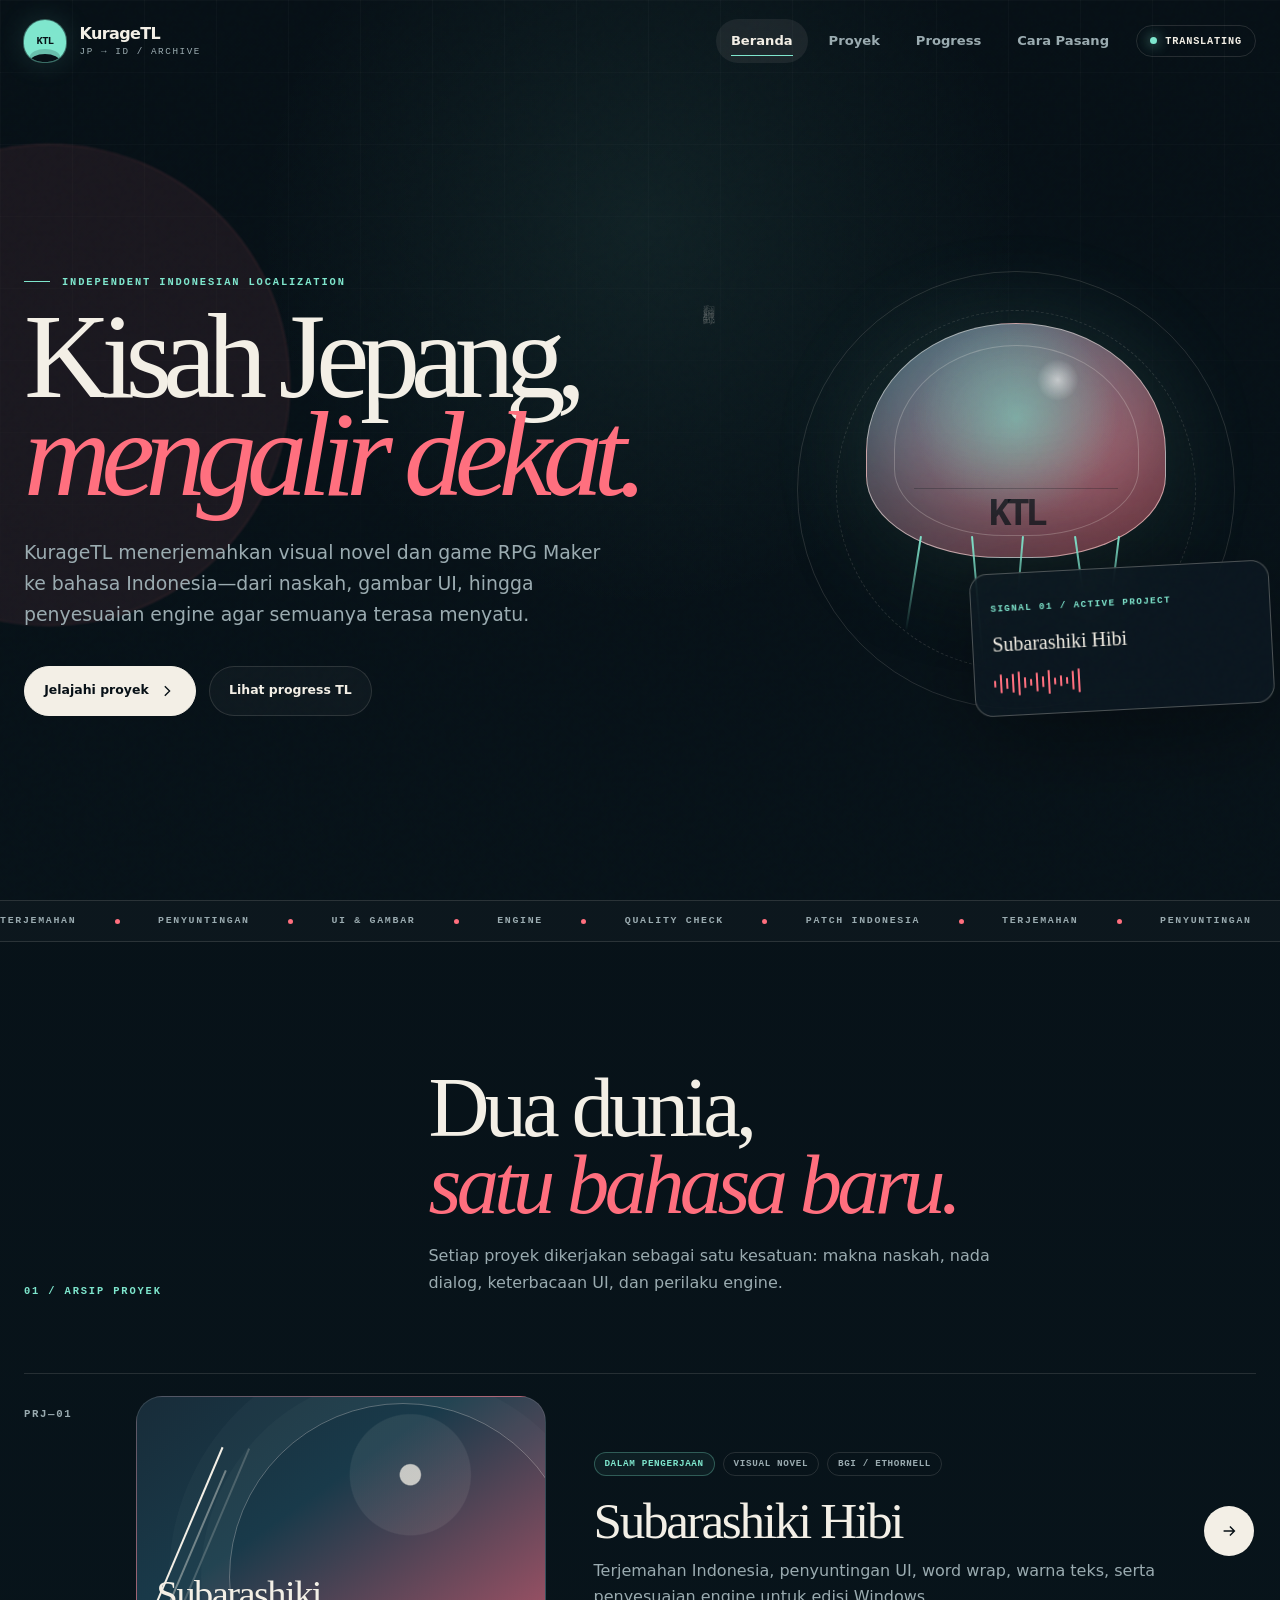
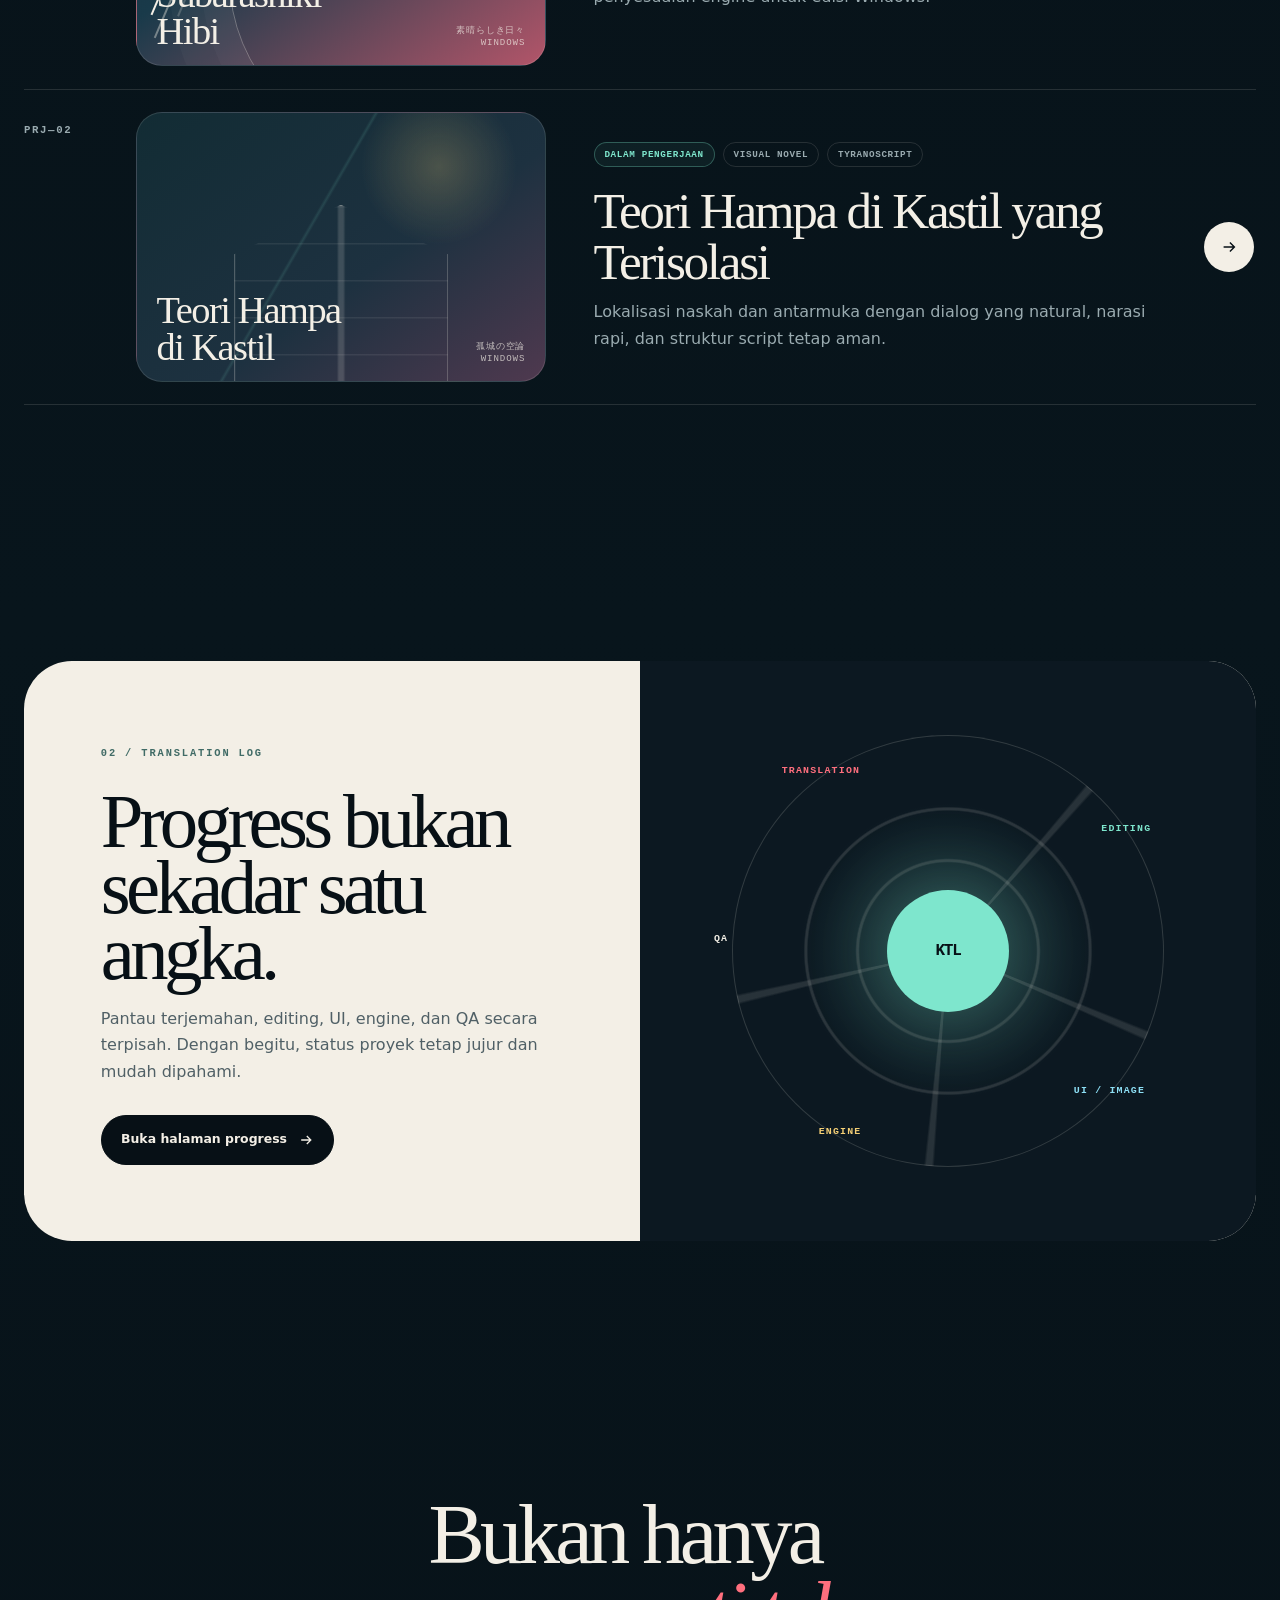
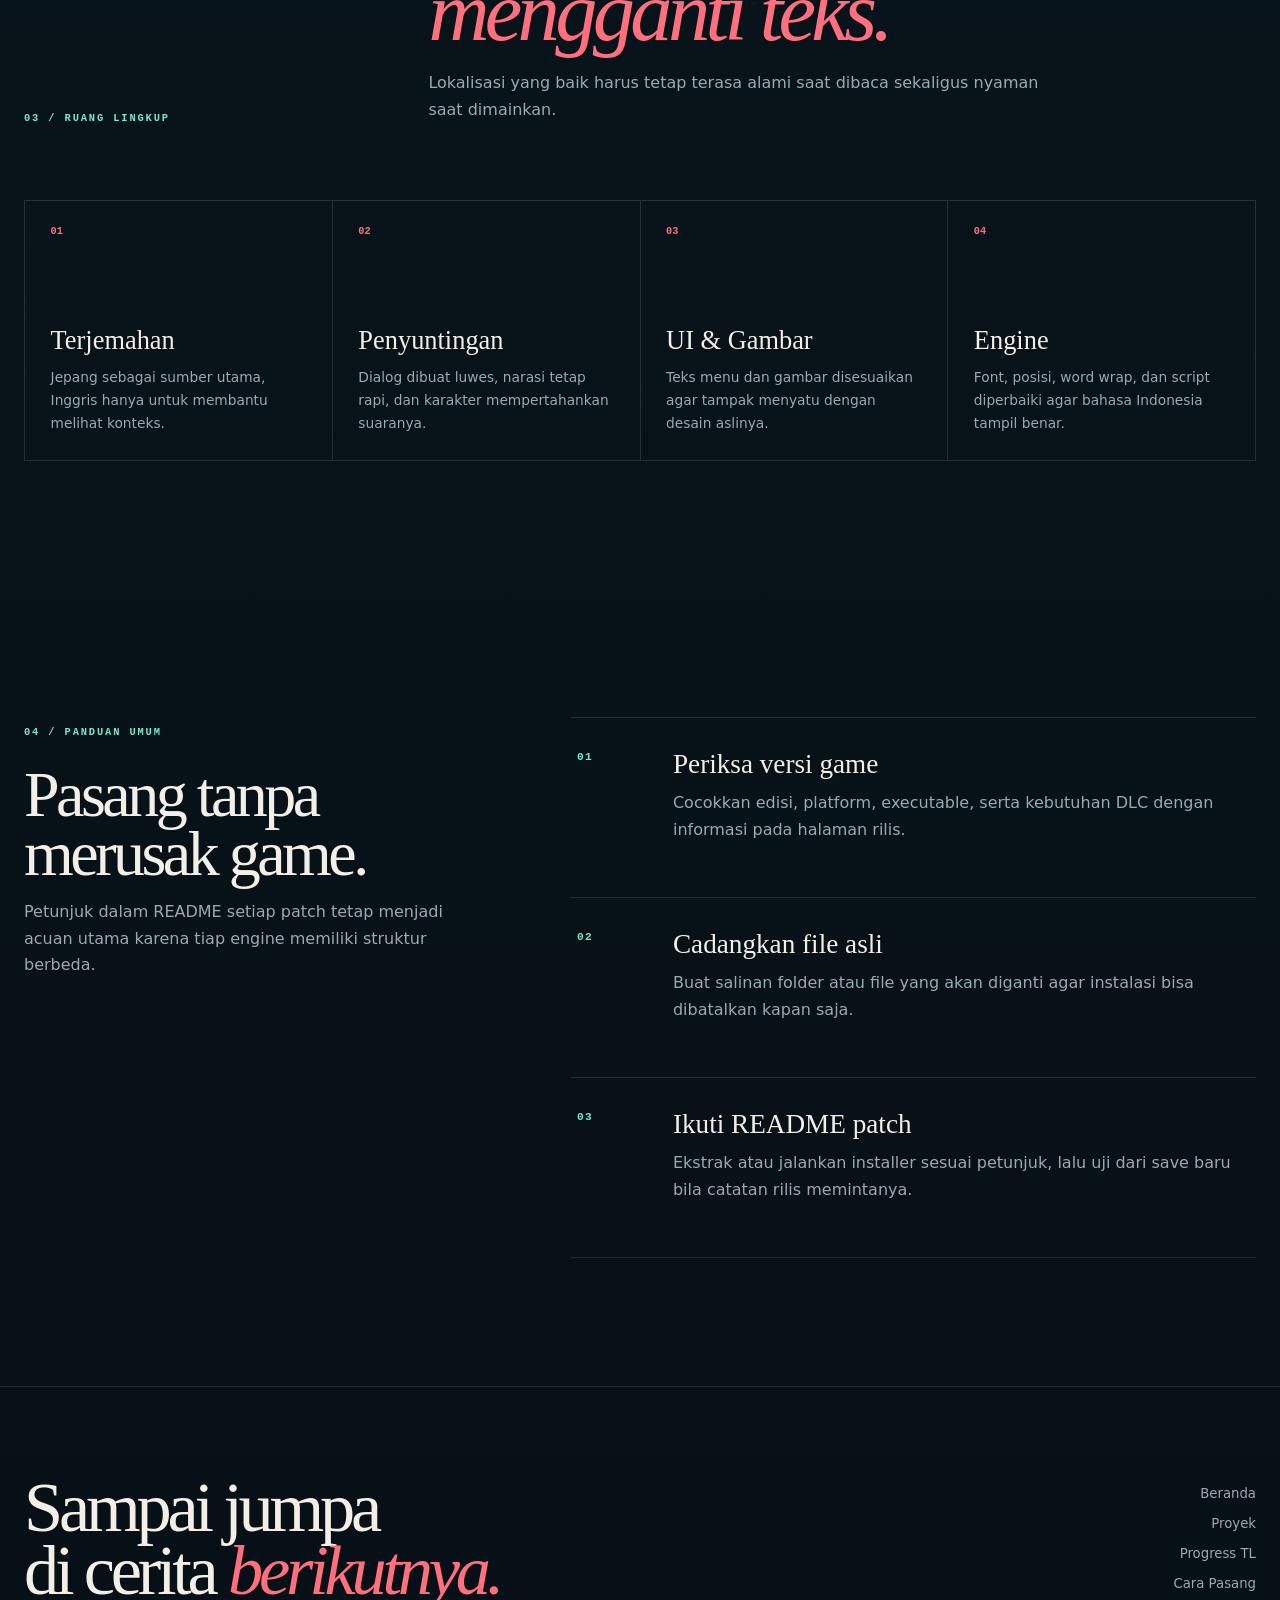
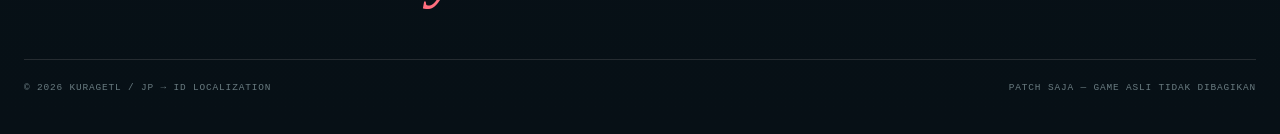
<file: index.html>
<!doctype html>
<html lang="id">
<head>
  <meta charset="utf-8">
  <meta name="viewport" content="width=device-width, initial-scale=1">
  <meta name="theme-color" content="#071016">
  <meta name="description" content="KurageTL — patch bahasa Indonesia untuk visual novel dan RPG Maker, mencakup terjemahan, UI, dan penyesuaian engine.">
  <meta property="og:title" content="KurageTL — JP → ID Localization">
  <meta property="og:description" content="Arsip proyek lokalisasi game Jepang ke bahasa Indonesia.">
  <title>KurageTL — JP → ID Localization</title>
  <link rel="stylesheet" href="styles.css">
</head>
<body>
  <a class="skip-link" href="#content">Lewati ke isi</a>

  <header class="site-header" id="site-header">
    <div class="shell header-inner">
      <a class="brand" href="index.html" aria-label="KurageTL, halaman utama">
        <span class="brand-mark" aria-hidden="true">KTL</span>
        <span class="brand-type">KurageTL<small>JP → ID / ARCHIVE</small></span>
      </a>

      <button class="menu-toggle" type="button" aria-expanded="false" aria-controls="main-nav" aria-label="Buka menu">
        <span></span>
      </button>

      <nav class="nav" id="main-nav" aria-label="Navigasi utama">
        <a href="index.html" aria-current="page">Beranda</a>
        <a href="#proyek">Proyek</a>
        <a href="progress.html">Progress</a>
        <a href="#cara-pasang">Cara Pasang</a>
        <span class="nav-signal"><i aria-hidden="true"></i>TRANSLATING</span>
      </nav>
    </div>
  </header>

  <main id="content">
    <section class="hero">
      <div class="shell hero-grid">
        <div class="hero-copy reveal">
          <p class="eyebrow">Independent Indonesian Localization</p>
          <h1>Kisah Jepang,<em>mengalir dekat.</em></h1>
          <p class="hero-lead">KurageTL menerjemahkan visual novel dan game RPG Maker ke bahasa Indonesia—dari naskah, gambar UI, hingga penyesuaian engine agar semuanya terasa menyatu.</p>
          <div class="hero-actions">
            <a class="button button--primary" href="#proyek">
              Jelajahi proyek
              <svg viewBox="0 0 20 20" fill="none" aria-hidden="true"><path d="m6 4 6 6-6 6" stroke="currentColor" stroke-width="1.7"/></svg>
            </a>
            <a class="button button--ghost" href="progress.html">Lihat progress TL</a>
          </div>
        </div>

        <div class="hero-stage reveal" aria-hidden="true">
          <div class="medusa">
            <div class="medusa-cap"></div>
            <i class="tentacle"></i>
            <i class="tentacle"></i>
            <i class="tentacle"></i>
            <i class="tentacle"></i>
            <i class="tentacle"></i>
          </div>
          <div class="signal-card">
            <small>SIGNAL 01 / ACTIVE PROJECT</small>
            <strong>Subarashiki Hibi</strong>
            <div class="signal-wave">
              <i></i><i></i><i></i><i></i><i></i><i></i><i></i><i></i><i></i><i></i><i></i><i></i><i></i><i></i><i></i>
            </div>
          </div>
        </div>
      </div>
    </section>

    <div class="ticker" aria-hidden="true">
      <div class="ticker-track">
        <span>Terjemahan</span><span>Penyuntingan</span><span>UI & Gambar</span><span>Engine</span><span>Quality Check</span><span>Patch Indonesia</span>
        <span>Terjemahan</span><span>Penyuntingan</span><span>UI & Gambar</span><span>Engine</span><span>Quality Check</span><span>Patch Indonesia</span>
      </div>
    </div>

    <section class="section" id="proyek">
      <div class="shell">
        <header class="section-head reveal">
          <span class="section-index">01 / Arsip Proyek</span>
          <div>
            <h2>Dua dunia,<br><em>satu bahasa baru.</em></h2>
            <p>Setiap proyek dikerjakan sebagai satu kesatuan: makna naskah, nada dialog, keterbacaan UI, dan perilaku engine.</p>
          </div>
        </header>

        <div class="project-list">
          <article class="project-row reveal">
            <span class="project-number">PRJ—01</span>
            <div class="project-art project-art--sky" role="img" aria-label="Ilustrasi abstrak langit untuk Subarashiki Hibi">
              <div class="art-label">
                <strong>Subarashiki<br>Hibi</strong>
                <small>素晴らしき日々<br>WINDOWS</small>
              </div>
            </div>
            <div class="project-copy">
              <div class="project-tags">
                <span class="tag tag--live">Dalam pengerjaan</span>
                <span class="tag">Visual Novel</span>
                <span class="tag">BGI / Ethornell</span>
              </div>
              <h3>Subarashiki Hibi</h3>
              <p>Terjemahan Indonesia, penyuntingan UI, word wrap, warna teks, serta penyesuaian engine untuk edisi Windows.</p>
            </div>
            <a class="project-link" href="progress.html#subahibi" aria-label="Lihat progress Subarashiki Hibi">
              <svg viewBox="0 0 20 20" fill="none" aria-hidden="true"><path d="M4 10h12M11 5l5 5-5 5" stroke="currentColor" stroke-width="1.6"/></svg>
            </a>
          </article>

          <article class="project-row reveal">
            <span class="project-number">PRJ—02</span>
            <div class="project-art project-art--castle" role="img" aria-label="Ilustrasi abstrak kastil untuk Teori Hampa di Kastil yang Terisolasi">
              <div class="art-label">
                <strong>Teori Hampa<br>di Kastil</strong>
                <small>孤城の空論<br>WINDOWS</small>
              </div>
            </div>
            <div class="project-copy">
              <div class="project-tags">
                <span class="tag tag--live">Dalam pengerjaan</span>
                <span class="tag">Visual Novel</span>
                <span class="tag">TyranoScript</span>
              </div>
              <h3>Teori Hampa di Kastil yang Terisolasi</h3>
              <p>Lokalisasi naskah dan antarmuka dengan dialog yang natural, narasi rapi, dan struktur script tetap aman.</p>
            </div>
            <a class="project-link" href="progress.html#teori-hampa" aria-label="Lihat progress Teori Hampa di Kastil yang Terisolasi">
              <svg viewBox="0 0 20 20" fill="none" aria-hidden="true"><path d="M4 10h12M11 5l5 5-5 5" stroke="currentColor" stroke-width="1.6"/></svg>
            </a>
          </article>
        </div>
      </div>
    </section>

    <section class="section">
      <div class="shell progress-teaser reveal">
        <div class="progress-copy">
          <div>
            <span class="section-index">02 / Translation Log</span>
            <h2>Progress bukan sekadar satu angka.</h2>
            <p>Pantau terjemahan, editing, UI, engine, dan QA secara terpisah. Dengan begitu, status proyek tetap jujur dan mudah dipahami.</p>
          </div>
          <a class="button" href="progress.html">
            Buka halaman progress
            <svg viewBox="0 0 20 20" fill="none" aria-hidden="true"><path d="M4 10h12M11 5l5 5-5 5" stroke="currentColor" stroke-width="1.6"/></svg>
          </a>
        </div>
        <div class="progress-radar" aria-hidden="true">
          <span class="radar-word">TRANSLATION</span>
          <span class="radar-word">EDITING</span>
          <span class="radar-word">UI / IMAGE</span>
          <span class="radar-word">ENGINE</span>
          <span class="radar-word">QA</span>
          <span class="radar-core">KTL</span>
        </div>
      </div>
    </section>

    <section class="section">
      <div class="shell">
        <header class="section-head reveal">
          <span class="section-index">03 / Ruang Lingkup</span>
          <div>
            <h2>Bukan hanya<br><em>mengganti teks.</em></h2>
            <p>Lokalisasi yang baik harus tetap terasa alami saat dibaca sekaligus nyaman saat dimainkan.</p>
          </div>
        </header>

        <div class="services">
          <article class="service reveal">
            <span>01</span>
            <div><h3>Terjemahan</h3><p>Jepang sebagai sumber utama, Inggris hanya untuk membantu melihat konteks.</p></div>
          </article>
          <article class="service reveal">
            <span>02</span>
            <div><h3>Penyuntingan</h3><p>Dialog dibuat luwes, narasi tetap rapi, dan karakter mempertahankan suaranya.</p></div>
          </article>
          <article class="service reveal">
            <span>03</span>
            <div><h3>UI & Gambar</h3><p>Teks menu dan gambar disesuaikan agar tampak menyatu dengan desain aslinya.</p></div>
          </article>
          <article class="service reveal">
            <span>04</span>
            <div><h3>Engine</h3><p>Font, posisi, word wrap, dan script diperbaiki agar bahasa Indonesia tampil benar.</p></div>
          </article>
        </div>
      </div>
    </section>

    <section class="section" id="cara-pasang">
      <div class="shell install">
        <aside class="install-copy reveal">
          <span class="section-index">04 / Panduan Umum</span>
          <h2>Pasang tanpa merusak game.</h2>
          <p>Petunjuk dalam README setiap patch tetap menjadi acuan utama karena tiap engine memiliki struktur berbeda.</p>
        </aside>
        <div class="install-steps">
          <article class="install-step reveal">
            <h3>Periksa versi game</h3>
            <p>Cocokkan edisi, platform, executable, serta kebutuhan DLC dengan informasi pada halaman rilis.</p>
          </article>
          <article class="install-step reveal">
            <h3>Cadangkan file asli</h3>
            <p>Buat salinan folder atau file yang akan diganti agar instalasi bisa dibatalkan kapan saja.</p>
          </article>
          <article class="install-step reveal">
            <h3>Ikuti README patch</h3>
            <p>Ekstrak atau jalankan installer sesuai petunjuk, lalu uji dari save baru bila catatan rilis memintanya.</p>
          </article>
        </div>
      </div>
    </section>
  </main>

  <footer class="site-footer">
    <div class="shell">
      <div class="footer-top">
        <p class="footer-title">Sampai jumpa<br>di cerita <em>berikutnya.</em></p>
        <nav class="footer-nav" aria-label="Navigasi kaki halaman">
          <a href="index.html">Beranda</a>
          <a href="#proyek">Proyek</a>
          <a href="progress.html">Progress TL</a>
          <a href="#cara-pasang">Cara Pasang</a>
        </nav>
      </div>
      <div class="footer-bottom">
        <span>© <span data-year></span> KURAGETL / JP → ID LOCALIZATION</span>
        <span>PATCH SAJA — GAME ASLI TIDAK DIBAGIKAN</span>
      </div>
    </div>
  </footer>

  <script src="script.js"></script>
</body>
</html>
</file>
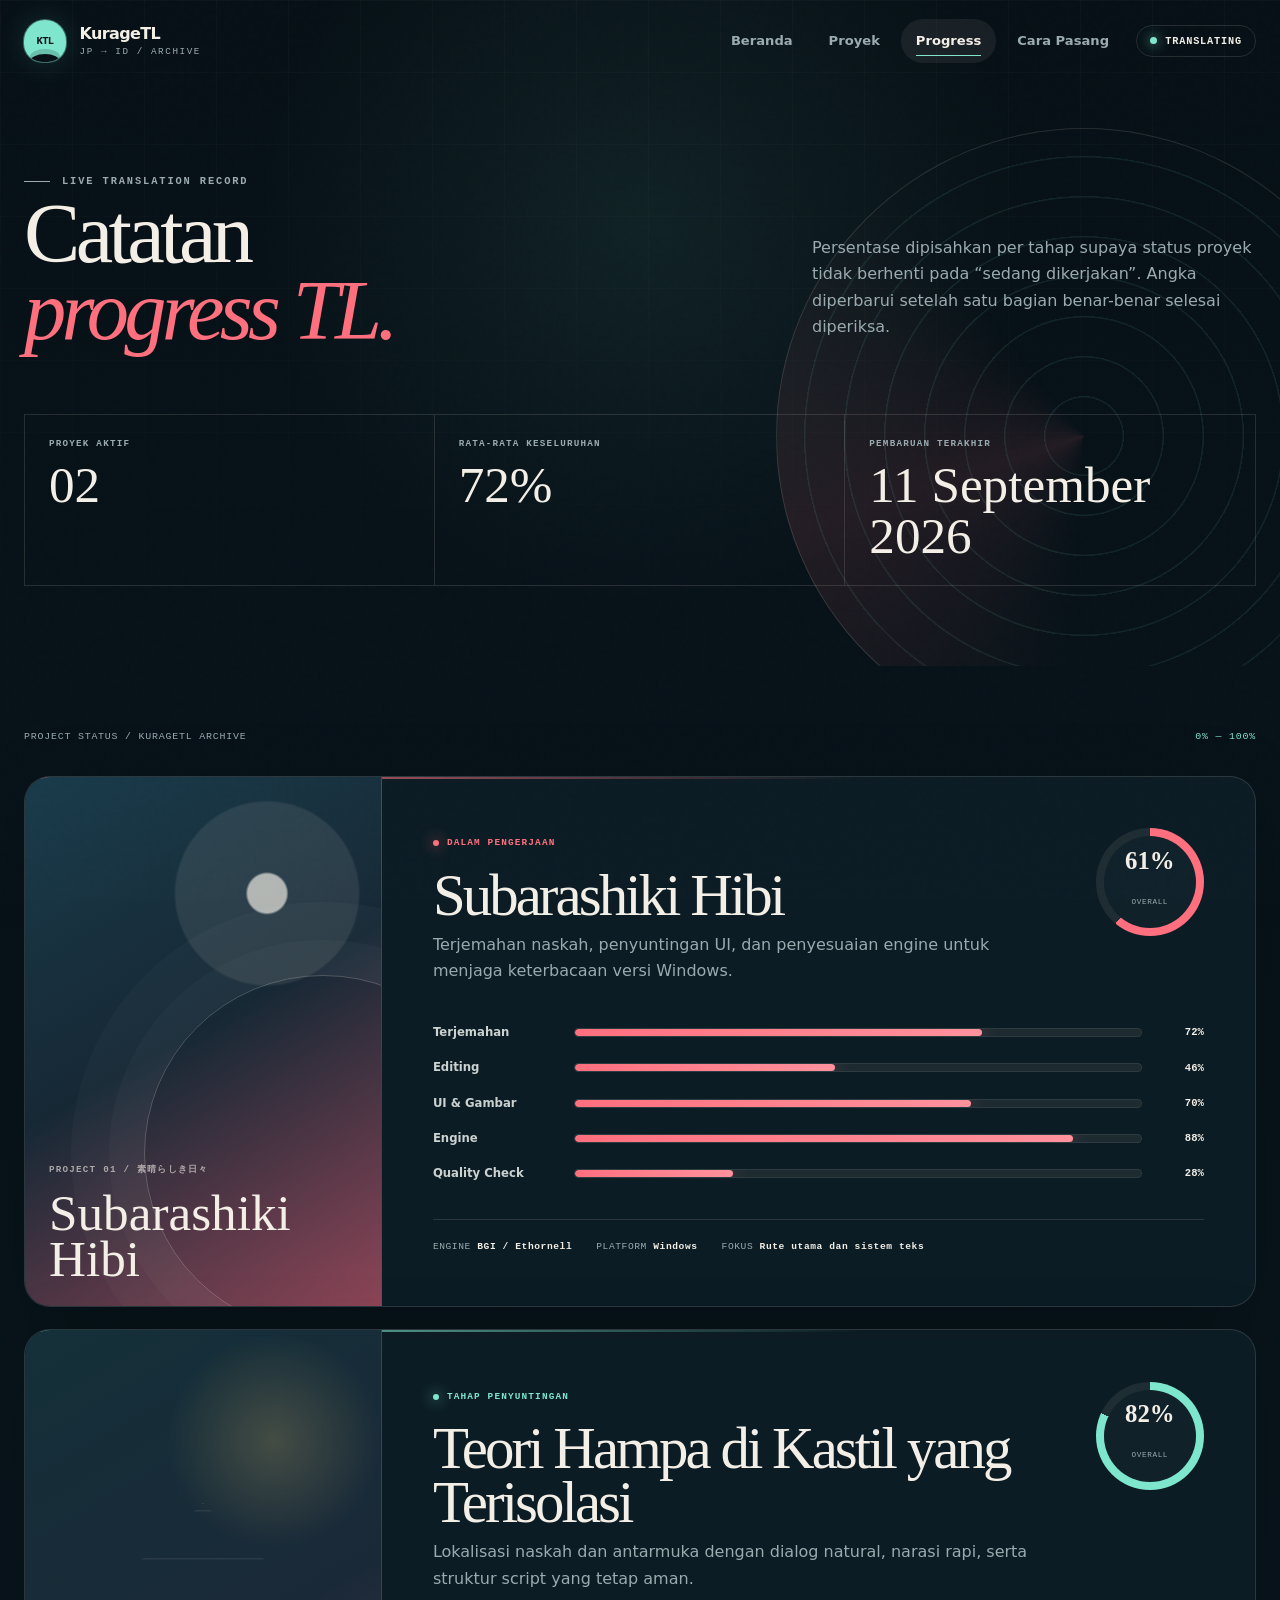
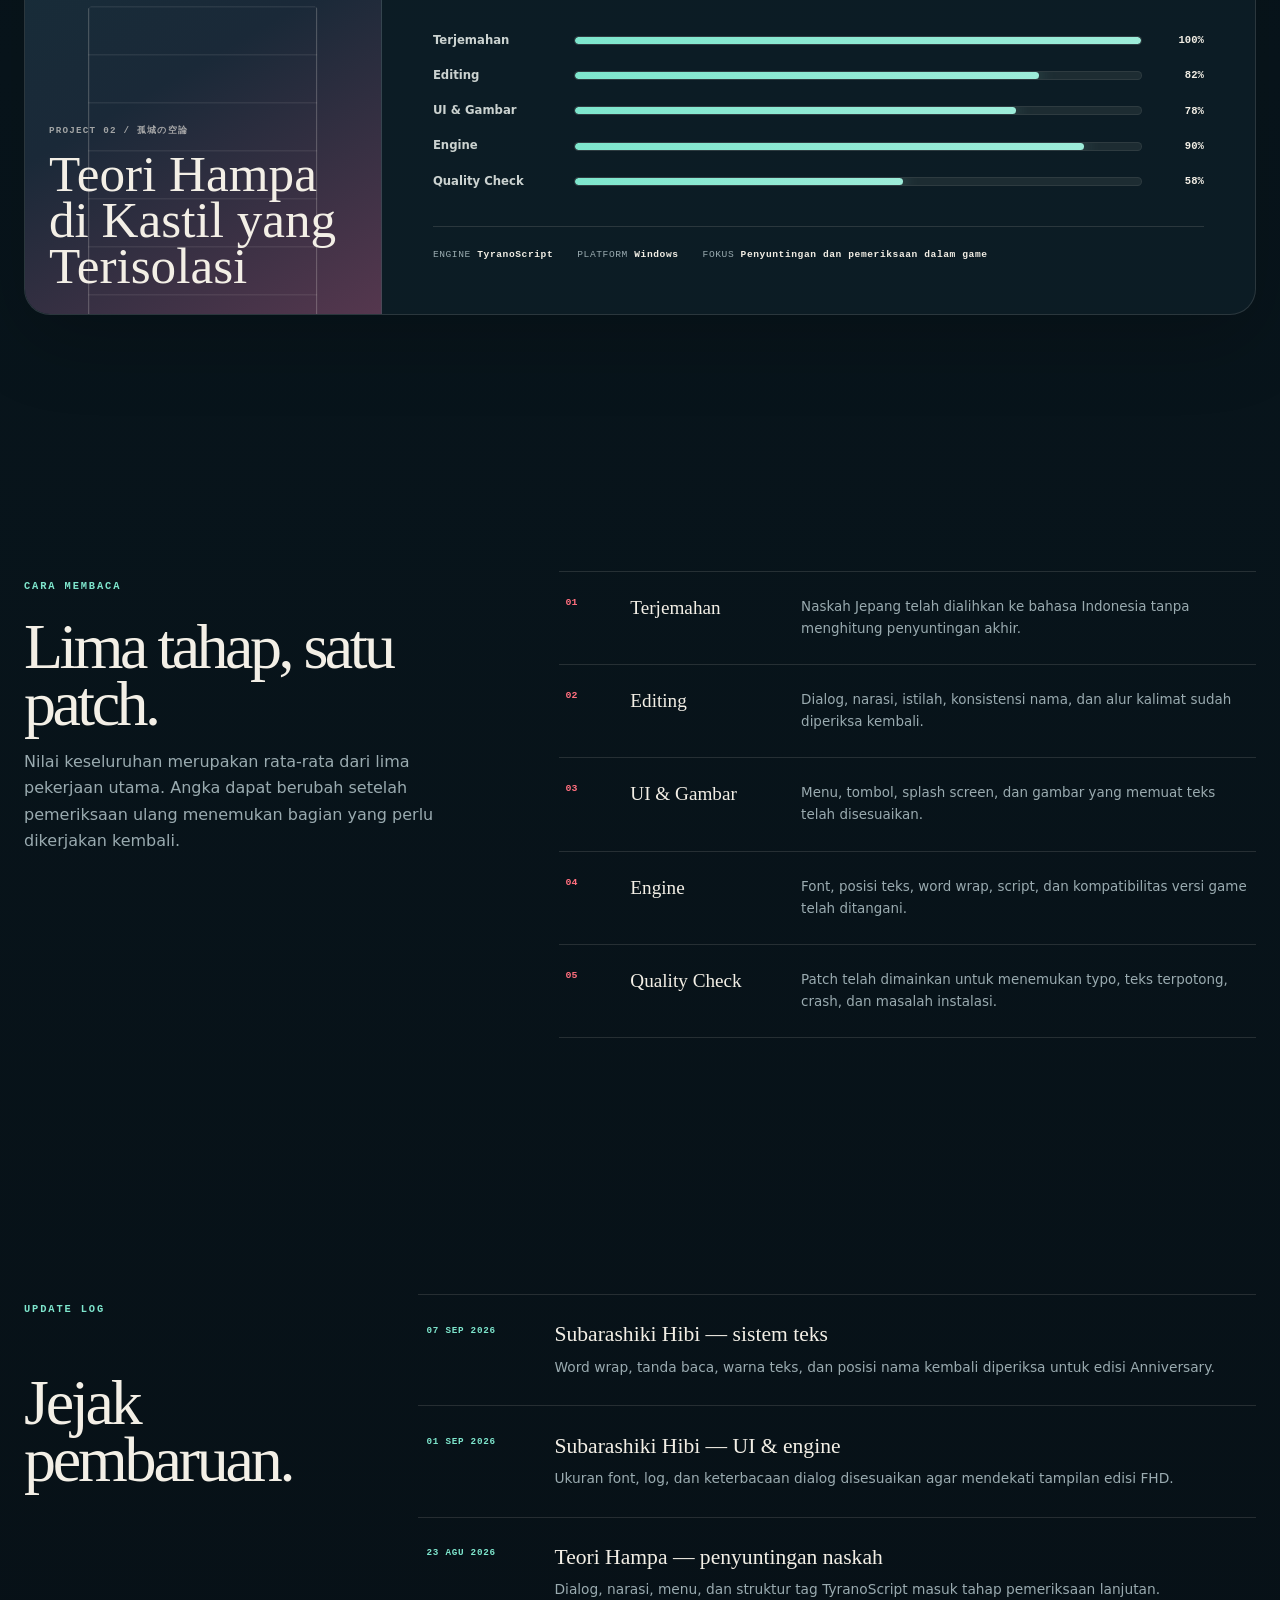
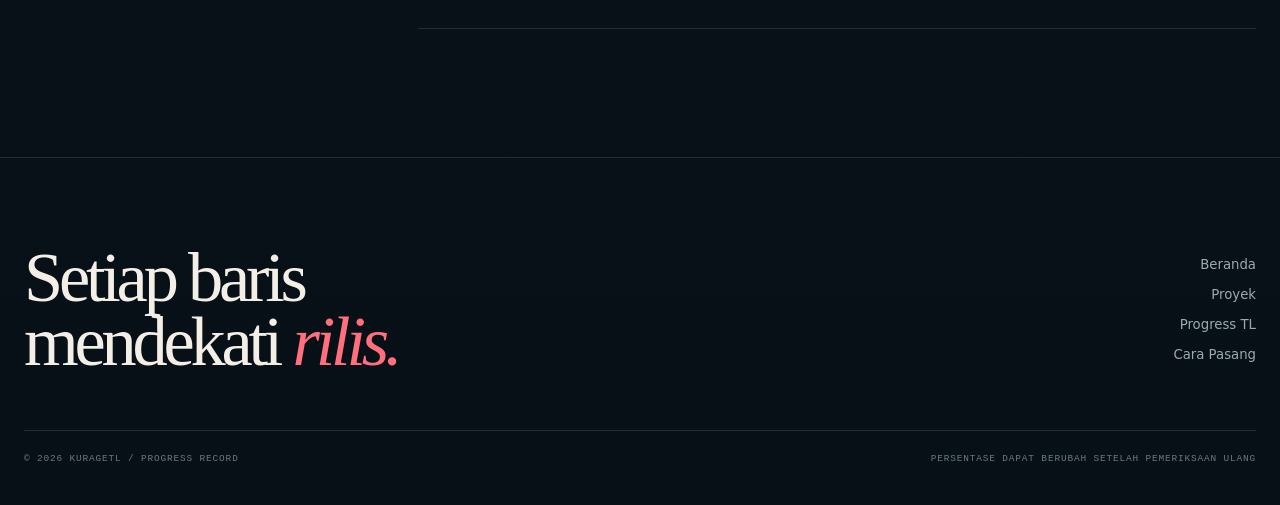
<file: progress.html>
<!doctype html>
<html lang="id">
<head>
  <meta charset="utf-8">
  <meta name="viewport" content="width=device-width, initial-scale=1">
  <meta name="theme-color" content="#071016">
  <meta name="description" content="Progress lokalisasi proyek KurageTL: terjemahan, editing, UI, engine, dan quality check.">
  <meta property="og:title" content="Progress TL — KurageTL">
  <meta property="og:description" content="Pantau perkembangan proyek lokalisasi KurageTL secara rinci.">
  <title>Progress TL — KurageTL</title>
  <link rel="stylesheet" href="styles.css">
</head>
<body>
  <a class="skip-link" href="#content">Lewati ke isi</a>

  <header class="site-header" id="site-header">
    <div class="shell header-inner">
      <a class="brand" href="index.html" aria-label="KurageTL, halaman utama">
        <span class="brand-mark" aria-hidden="true">KTL</span>
        <span class="brand-type">KurageTL<small>JP → ID / ARCHIVE</small></span>
      </a>

      <button class="menu-toggle" type="button" aria-expanded="false" aria-controls="main-nav" aria-label="Buka menu">
        <span></span>
      </button>

      <nav class="nav" id="main-nav" aria-label="Navigasi utama">
        <a href="index.html">Beranda</a>
        <a href="index.html#proyek">Proyek</a>
        <a href="progress.html" aria-current="page">Progress</a>
        <a href="index.html#cara-pasang">Cara Pasang</a>
        <span class="nav-signal"><i aria-hidden="true"></i>TRANSLATING</span>
      </nav>
    </div>
  </header>

  <main id="content">
    <section class="progress-hero">
      <div class="shell">
        <div class="progress-intro">
          <div class="reveal">
            <p class="eyebrow">Live Translation Record</p>
            <h1>Catatan<br><em>progress TL.</em></h1>
          </div>
          <p class="reveal">Persentase dipisahkan per tahap supaya status proyek tidak berhenti pada “sedang dikerjakan”. Angka diperbarui setelah satu bagian benar-benar selesai diperiksa.</p>
        </div>

        <div class="overview-strip reveal" aria-label="Ringkasan progress">
          <div class="overview-stat">
            <small>Proyek aktif</small>
            <strong id="active-count">—</strong>
          </div>
          <div class="overview-stat">
            <small>Rata-rata keseluruhan</small>
            <strong id="overall-average">—</strong>
          </div>
          <div class="overview-stat">
            <small>Pembaruan terakhir</small>
            <strong id="last-updated">—</strong>
          </div>
        </div>
      </div>
    </section>

    <section class="section progress-section">
      <div class="shell">
        <div class="progress-note">
          <span>PROJECT STATUS / KURAGETL ARCHIVE</span>
          <span>0% — 100%</span>
        </div>
        <div class="progress-list" id="progress-list" aria-live="polite">
          <div class="empty-data">Memuat data progress…</div>
        </div>
        <noscript><div class="empty-data">Aktifkan JavaScript untuk melihat persentase progress.</div></noscript>
      </div>
    </section>

    <section class="section">
      <div class="shell method-grid">
        <div class="method-copy reveal">
          <span class="section-index">Cara Membaca</span>
          <h2>Lima tahap, satu patch.</h2>
          <p>Nilai keseluruhan merupakan rata-rata dari lima pekerjaan utama. Angka dapat berubah setelah pemeriksaan ulang menemukan bagian yang perlu dikerjakan kembali.</p>
        </div>
        <div class="method-list">
          <article class="method-item reveal">
            <span>01</span><strong>Terjemahan</strong><p>Naskah Jepang telah dialihkan ke bahasa Indonesia tanpa menghitung penyuntingan akhir.</p>
          </article>
          <article class="method-item reveal">
            <span>02</span><strong>Editing</strong><p>Dialog, narasi, istilah, konsistensi nama, dan alur kalimat sudah diperiksa kembali.</p>
          </article>
          <article class="method-item reveal">
            <span>03</span><strong>UI & Gambar</strong><p>Menu, tombol, splash screen, dan gambar yang memuat teks telah disesuaikan.</p>
          </article>
          <article class="method-item reveal">
            <span>04</span><strong>Engine</strong><p>Font, posisi teks, word wrap, script, dan kompatibilitas versi game telah ditangani.</p>
          </article>
          <article class="method-item reveal">
            <span>05</span><strong>Quality Check</strong><p>Patch telah dimainkan untuk menemukan typo, teks terpotong, crash, dan masalah instalasi.</p>
          </article>
        </div>
      </div>
    </section>

    <section class="section">
      <div class="shell log">
        <div class="reveal">
          <span class="section-index">Update Log</span>
          <h2 class="log-title">Jejak pembaruan.</h2>
        </div>
        <div class="log-list" id="update-log">
          <div class="empty-data">Belum ada catatan pembaruan.</div>
        </div>
      </div>
    </section>
  </main>

  <footer class="site-footer">
    <div class="shell">
      <div class="footer-top">
        <p class="footer-title">Setiap baris<br>mendekati <em>rilis.</em></p>
        <nav class="footer-nav" aria-label="Navigasi kaki halaman">
          <a href="index.html">Beranda</a>
          <a href="index.html#proyek">Proyek</a>
          <a href="progress.html">Progress TL</a>
          <a href="index.html#cara-pasang">Cara Pasang</a>
        </nav>
      </div>
      <div class="footer-bottom">
        <span>© <span data-year></span> KURAGETL / PROGRESS RECORD</span>
        <span>PERSENTASE DAPAT BERUBAH SETELAH PEMERIKSAAN ULANG</span>
      </div>
    </div>
  </footer>

  <script src="progress-data.js"></script>
  <script src="script.js"></script>
</body>
</html>
</file>
<file: styles.css>
:root {
  --ink: #071016;
  --ink-soft: #0c1821;
  --panel: #10212a;
  --panel-2: #142a34;
  --paper: #f3efe6;
  --muted: #9aabb0;
  --coral: #ff6f7e;
  --mint: #7ee6cd;
  --cyan: #8ddff5;
  --gold: #f5cf75;
  --line: rgba(243, 239, 230, .13);
  --line-strong: rgba(243, 239, 230, .27);
  --shadow: 0 28px 90px rgba(0, 0, 0, .34);
  --radius: 26px;
  --sans: Inter, ui-sans-serif, system-ui, -apple-system, BlinkMacSystemFont, "Segoe UI", sans-serif;
  --serif: "Iowan Old Style", "Palatino Linotype", "Book Antiqua", Georgia, serif;
  --mono: "Cascadia Code", "SFMono-Regular", Consolas, monospace;
  --mouse-x: 50vw;
  --mouse-y: 25vh;
}

* {
  box-sizing: border-box;
}

html {
  scroll-behavior: smooth;
  color-scheme: dark;
}

body {
  margin: 0;
  min-width: 320px;
  overflow-x: hidden;
  color: var(--paper);
  background:
    radial-gradient(circle at var(--mouse-x) var(--mouse-y), rgba(126, 230, 205, .08), transparent 24rem),
    linear-gradient(180deg, #071016 0%, #08151c 45%, #071016 100%);
  font: 400 16px/1.65 var(--sans);
}

body::before {
  position: fixed;
  inset: 0;
  z-index: 100;
  pointer-events: none;
  content: "";
  opacity: .12;
  mix-blend-mode: soft-light;
  background-image: url("data:image/svg+xml,%3Csvg viewBox='0 0 180 180' xmlns='http://www.w3.org/2000/svg'%3E%3Cfilter id='n'%3E%3CfeTurbulence type='fractalNoise' baseFrequency='.86' numOctaves='3' stitchTiles='stitchTiles'/%3E%3C/filter%3E%3Crect width='100%25' height='100%25' filter='url(%23n)' opacity='.48'/%3E%3C/svg%3E");
}

body::after {
  position: fixed;
  inset: 0;
  z-index: -1;
  pointer-events: none;
  content: "";
  background:
    linear-gradient(rgba(255,255,255,.025) 1px, transparent 1px),
    linear-gradient(90deg, rgba(255,255,255,.025) 1px, transparent 1px);
  background-size: 72px 72px;
  -webkit-mask-image: linear-gradient(to bottom, #000, transparent 85%);
  mask-image: linear-gradient(to bottom, #000, transparent 85%);
}

::selection {
  color: var(--ink);
  background: var(--mint);
}

a {
  color: inherit;
  text-decoration: none;
}

button,
a {
  -webkit-tap-highlight-color: transparent;
}

button {
  color: inherit;
  font: inherit;
}

img,
svg {
  display: block;
  max-width: 100%;
}

.skip-link {
  position: fixed;
  top: .75rem;
  left: .75rem;
  z-index: 999;
  padding: .7rem 1rem;
  color: var(--ink);
  background: var(--paper);
  border-radius: 999px;
  transform: translateY(-180%);
  transition: transform .2s ease;
}

.skip-link:focus {
  transform: translateY(0);
}

.shell {
  width: min(1240px, calc(100% - 3rem));
  margin-inline: auto;
}

.site-header {
  position: fixed;
  top: 0;
  right: 0;
  left: 0;
  z-index: 50;
  border-bottom: 1px solid transparent;
  transition: background .3s ease, border-color .3s ease, transform .3s ease;
}

.site-header.is-scrolled {
  background: rgba(7, 16, 22, .82);
  border-color: var(--line);
  -webkit-backdrop-filter: blur(20px);
  backdrop-filter: blur(20px);
}

.header-inner {
  min-height: 82px;
  display: flex;
  align-items: center;
  justify-content: space-between;
  gap: 2rem;
}

.brand {
  display: inline-flex;
  align-items: center;
  gap: .85rem;
  flex-shrink: 0;
}

.brand-mark {
  position: relative;
  width: 42px;
  height: 42px;
  display: grid;
  place-items: center;
  overflow: hidden;
  color: var(--ink);
  background: var(--mint);
  border-radius: 50% 50% 44% 44%;
  box-shadow: 0 0 0 1px rgba(126,230,205,.4), 0 0 30px rgba(126,230,205,.16);
  font: 800 .66rem/1 var(--mono);
  letter-spacing: -.06em;
}

.brand-mark::after {
  position: absolute;
  right: 6px;
  bottom: -7px;
  left: 6px;
  height: 15px;
  content: "";
  background: var(--ink);
  border-radius: 50%;
  box-shadow: 0 -5px 0 rgba(7,16,22,.18);
}

.brand-type {
  display: grid;
  line-height: 1;
  font-weight: 760;
  letter-spacing: -.04em;
}

.brand-type small {
  margin-top: .34rem;
  color: var(--muted);
  font: 500 .58rem/1 var(--mono);
  letter-spacing: .17em;
}

.nav {
  display: flex;
  align-items: center;
  gap: .35rem;
}

.nav a {
  position: relative;
  padding: .68rem .95rem;
  color: var(--muted);
  border-radius: 999px;
  font-size: .82rem;
  font-weight: 650;
  transition: color .2s ease, background .2s ease;
}

.nav a:hover,
.nav a[aria-current="page"] {
  color: var(--paper);
  background: rgba(243,239,230,.07);
}

.nav a[aria-current="page"]::after {
  position: absolute;
  right: .95rem;
  bottom: .42rem;
  left: .95rem;
  height: 1px;
  content: "";
  background: var(--mint);
}

.nav-signal {
  margin-left: .4rem;
  display: inline-flex;
  align-items: center;
  gap: .5rem;
  padding: .62rem .82rem;
  color: var(--paper);
  border: 1px solid var(--line);
  border-radius: 999px;
  font: 600 .64rem/1 var(--mono);
  letter-spacing: .08em;
}

.nav-signal i {
  width: 7px;
  height: 7px;
  background: var(--mint);
  border-radius: 50%;
  box-shadow: 0 0 13px var(--mint);
  animation: signal 2s ease-in-out infinite;
}

.menu-toggle {
  width: 44px;
  height: 44px;
  display: none;
  place-items: center;
  padding: 0;
  background: transparent;
  border: 1px solid var(--line);
  border-radius: 50%;
  cursor: pointer;
}

.menu-toggle span,
.menu-toggle::before,
.menu-toggle::after {
  width: 17px;
  height: 1px;
  content: "";
  background: var(--paper);
  transition: transform .25s ease, opacity .25s ease;
}

.menu-toggle {
  gap: 4px;
}

.menu-toggle::before,
.menu-toggle::after {
  position: absolute;
}

.menu-toggle::before { transform: translateY(-5px); }
.menu-toggle::after { transform: translateY(5px); }
.menu-toggle[aria-expanded="true"] span { opacity: 0; }
.menu-toggle[aria-expanded="true"]::before { transform: rotate(45deg); }
.menu-toggle[aria-expanded="true"]::after { transform: rotate(-45deg); }

.hero {
  position: relative;
  min-height: 100svh;
  padding: 9rem 0 4rem;
  display: grid;
  align-items: center;
  overflow: clip;
}

.hero::before {
  position: absolute;
  top: 9rem;
  left: -12rem;
  width: 30rem;
  height: 30rem;
  content: "";
  background: rgba(255,111,126,.08);
  border: 1px solid rgba(255,111,126,.12);
  border-radius: 50%;
  filter: blur(1px);
}

.hero-grid {
  position: relative;
  display: grid;
  grid-template-columns: minmax(0, 1.16fr) minmax(360px, .84fr);
  align-items: center;
  gap: clamp(3rem, 7vw, 8rem);
}

.eyebrow {
  display: inline-flex;
  align-items: center;
  gap: .75rem;
  margin: 0 0 1.3rem;
  color: var(--mint);
  font: 600 .65rem/1 var(--mono);
  letter-spacing: .18em;
  text-transform: uppercase;
}

.eyebrow::before {
  width: 26px;
  height: 1px;
  content: "";
  background: currentColor;
}

.hero h1 {
  max-width: 880px;
  margin: 0;
  font: 500 clamp(4.5rem, 9.4vw, 9.5rem)/.82 var(--serif);
  letter-spacing: -.078em;
}

.hero h1 em {
  display: block;
  color: var(--coral);
  font-weight: 400;
}

.hero-copy {
  position: relative;
  z-index: 2;
}

.hero-copy::after {
  position: absolute;
  top: 2rem;
  right: -2rem;
  content: "翻訳記録";
  color: rgba(243,239,230,.17);
  font: 500 .72rem/1.8 var(--serif);
  letter-spacing: .24em;
  writing-mode: vertical-rl;
}

.hero-lead {
  max-width: 590px;
  margin: 2rem 0 0;
  color: var(--muted);
  font-size: clamp(1rem, 1.6vw, 1.18rem);
}

.hero-actions {
  margin-top: 2.2rem;
  display: flex;
  align-items: center;
  flex-wrap: wrap;
  gap: .8rem;
}

.button {
  min-height: 50px;
  display: inline-flex;
  align-items: center;
  justify-content: center;
  gap: .7rem;
  padding: .8rem 1.2rem;
  border: 1px solid var(--line);
  border-radius: 999px;
  font-size: .78rem;
  font-weight: 720;
  transition: transform .2s ease, border-color .2s ease, background .2s ease, color .2s ease;
}

.button:hover {
  transform: translateY(-2px);
  border-color: var(--line-strong);
}

.button--primary {
  color: var(--ink);
  background: var(--paper);
  border-color: var(--paper);
}

.button--primary:hover {
  background: var(--mint);
  border-color: var(--mint);
}

.button--ghost {
  color: var(--paper);
  background: rgba(243,239,230,.03);
}

.button svg {
  width: 16px;
  height: 16px;
}

.hero-stage {
  position: relative;
  min-height: 600px;
  display: grid;
  place-items: center;
}

.hero-stage::before,
.hero-stage::after {
  position: absolute;
  content: "";
  border: 1px solid var(--line);
  border-radius: 50%;
}

.hero-stage::before {
  width: min(34vw, 490px);
  aspect-ratio: 1;
  animation: orbit 24s linear infinite;
}

.hero-stage::after {
  width: min(28vw, 400px);
  aspect-ratio: 1;
  border-style: dashed;
  animation: orbit-reverse 31s linear infinite;
}

.medusa {
  position: relative;
  z-index: 2;
  width: min(25vw, 350px);
  aspect-ratio: .9;
  animation: float 6s ease-in-out infinite;
}

.medusa-cap {
  position: absolute;
  inset: 3% 3% 31%;
  overflow: hidden;
  background:
    radial-gradient(circle at 64% 24%, rgba(255,255,255,.55), transparent 8%),
    radial-gradient(circle at 50% 40%, rgba(126,230,205,.52), transparent 50%),
    linear-gradient(145deg, rgba(141,223,245,.5), rgba(255,111,126,.74));
  border: 1px solid rgba(243,239,230,.48);
  border-radius: 50% 50% 45% 45% / 55% 55% 35% 35%;
  box-shadow:
    inset 0 -40px 70px rgba(7,16,22,.45),
    0 0 100px rgba(126,230,205,.15),
    0 35px 80px rgba(0,0,0,.3);
}

.medusa-cap::before {
  position: absolute;
  inset: 9%;
  content: "";
  border: 1px solid rgba(243,239,230,.24);
  border-radius: inherit;
}

.medusa-cap::after {
  position: absolute;
  right: 16%;
  bottom: 12%;
  left: 16%;
  height: 17%;
  content: "KTL";
  color: rgba(7,16,22,.72);
  border-top: 1px solid rgba(7,16,22,.25);
  font: 800 clamp(1.4rem, 3vw, 2.7rem)/1.4 var(--mono);
  letter-spacing: -.12em;
  text-align: center;
}

.tentacle {
  position: absolute;
  top: 63%;
  width: 2px;
  height: 31%;
  background: linear-gradient(var(--mint), transparent);
  border-radius: 999px;
  transform-origin: top;
}

.tentacle:nth-child(2) { left: 20%; transform: rotate(9deg); height: 27%; }
.tentacle:nth-child(3) { left: 36%; transform: rotate(-5deg); height: 38%; }
.tentacle:nth-child(4) { left: 52%; transform: rotate(5deg); height: 31%; }
.tentacle:nth-child(5) { left: 68%; transform: rotate(-8deg); height: 39%; }
.tentacle:nth-child(6) { left: 82%; transform: rotate(7deg); height: 25%; }

.signal-card {
  position: absolute;
  z-index: 4;
  right: -1rem;
  bottom: 5rem;
  width: min(300px, 75%);
  padding: 1.2rem;
  background: rgba(12,24,33,.78);
  border: 1px solid var(--line-strong);
  border-radius: 18px;
  box-shadow: var(--shadow);
  -webkit-backdrop-filter: blur(16px);
  backdrop-filter: blur(16px);
  transform: rotate(-3deg);
}

.signal-card small {
  color: var(--mint);
  font: 600 .58rem/1 var(--mono);
  letter-spacing: .15em;
}

.signal-card strong {
  margin-top: .75rem;
  display: block;
  font: 500 1.25rem/1.2 var(--serif);
}

.signal-wave {
  height: 24px;
  margin-top: 1rem;
  display: flex;
  align-items: center;
  gap: 4px;
}

.signal-wave i {
  width: 2px;
  height: 30%;
  display: block;
  background: var(--coral);
  border-radius: 99px;
  animation: wave 1.2s ease-in-out infinite alternate;
}

.signal-wave i:nth-child(2n) { height: 80%; animation-delay: -.3s; }
.signal-wave i:nth-child(3n) { height: 48%; animation-delay: -.6s; }
.signal-wave i:nth-child(5n) { height: 100%; animation-delay: -.9s; }

.ticker {
  overflow: hidden;
  border-block: 1px solid var(--line);
  background: rgba(243,239,230,.025);
}

.ticker-track {
  width: max-content;
  display: flex;
  gap: 2.4rem;
  padding: .95rem 0;
  animation: ticker 28s linear infinite;
}

.ticker-track span {
  display: inline-flex;
  align-items: center;
  gap: 2.4rem;
  color: var(--muted);
  font: 600 .62rem/1 var(--mono);
  letter-spacing: .17em;
  text-transform: uppercase;
}

.ticker-track span::after {
  width: 5px;
  height: 5px;
  content: "";
  background: var(--coral);
  border-radius: 50%;
}

.section {
  position: relative;
  padding: clamp(5.5rem, 10vw, 9rem) 0;
}

.section-head {
  margin-bottom: clamp(2.8rem, 6vw, 5.4rem);
  display: grid;
  grid-template-columns: .45fr 1fr;
  align-items: end;
  gap: 2rem;
}

.section-index {
  color: var(--mint);
  font: 600 .65rem/1 var(--mono);
  letter-spacing: .18em;
  text-transform: uppercase;
}

.section-head h2,
.progress-intro h1 {
  max-width: 900px;
  margin: 0;
  font: 500 clamp(3.1rem, 6.6vw, 6.7rem)/.91 var(--serif);
  letter-spacing: -.055em;
}

.section-head h2 em,
.progress-intro h1 em {
  color: var(--coral);
  font-weight: 400;
}

.section-head p {
  max-width: 620px;
  margin: 1.2rem 0 0;
  color: var(--muted);
}

.project-list {
  border-top: 1px solid var(--line);
}

.project-row {
  position: relative;
  min-height: 310px;
  display: grid;
  grid-template-columns: 90px minmax(280px, .8fr) minmax(300px, 1.2fr) 52px;
  align-items: stretch;
  gap: 1.4rem;
  padding: 1.4rem 0;
  border-bottom: 1px solid var(--line);
}

.project-number {
  padding-top: .8rem;
  color: var(--muted);
  font: 600 .67rem/1 var(--mono);
  letter-spacing: .15em;
}

.project-art {
  position: relative;
  min-height: 270px;
  overflow: hidden;
  background: var(--panel);
  border: 1px solid var(--line);
  border-radius: var(--radius);
}

.project-art::before,
.project-art::after {
  position: absolute;
  content: "";
}

.project-art--sky {
  background:
    radial-gradient(circle at 67% 29%, rgba(243,239,230,.78) 0 3%, rgba(243,239,230,.08) 3.4% 18%, transparent 18.4%),
    linear-gradient(145deg, #182c39 0%, #193a4a 40%, #b25569 100%);
}

.project-art--sky::before {
  right: -8%;
  bottom: -32%;
  width: 85%;
  aspect-ratio: 1;
  border: 1px solid rgba(243,239,230,.3);
  border-radius: 50%;
  box-shadow: 0 0 0 28px rgba(243,239,230,.025), 0 0 0 60px rgba(243,239,230,.025);
}

.project-art--sky::after {
  top: 16%;
  left: 12%;
  width: 2px;
  height: 68%;
  background: var(--paper);
  box-shadow: 12px 20px 0 rgba(243,239,230,.4), 25px -9px 0 rgba(243,239,230,.2);
  transform: rotate(23deg);
}

.project-art--castle {
  background:
    radial-gradient(circle at 74% 20%, rgba(245,207,117,.22), transparent 21%),
    linear-gradient(145deg, #122c34, #1d3140 58%, #4f394f);
}

.project-art--castle::before {
  left: 50%;
  bottom: -18%;
  width: 52%;
  height: 83%;
  border: 1px solid rgba(243,239,230,.33);
  background:
    linear-gradient(90deg, transparent 48%, rgba(243,239,230,.16) 49% 51%, transparent 52%),
    repeating-linear-gradient(0deg, transparent 0 35px, rgba(243,239,230,.08) 36px 37px);
  clip-path: polygon(50% 0, 100% 22%, 100% 100%, 0 100%, 0 22%);
  transform: translateX(-50%);
}

.project-art--castle::after {
  top: 0;
  left: 0;
  width: 100%;
  height: 100%;
  background: linear-gradient(120deg, transparent 42%, rgba(126,230,205,.12) 42.5%, transparent 43%);
}

.art-label {
  position: absolute;
  right: 1.2rem;
  bottom: 1rem;
  left: 1.2rem;
  z-index: 2;
  display: flex;
  align-items: end;
  justify-content: space-between;
  gap: 1rem;
}

.art-label strong {
  font: 500 clamp(1.45rem, 3vw, 2.6rem)/.95 var(--serif);
  letter-spacing: -.04em;
}

.art-label small {
  color: rgba(243,239,230,.72);
  font: 500 .57rem/1.3 var(--mono);
  letter-spacing: .1em;
  text-align: right;
}

.project-copy {
  padding: 1.2rem clamp(.2rem, 2vw, 1.8rem);
  display: flex;
  flex-direction: column;
  justify-content: center;
}

.project-tags {
  display: flex;
  flex-wrap: wrap;
  gap: .5rem;
}

.tag {
  padding: .42rem .62rem;
  color: var(--muted);
  border: 1px solid var(--line);
  border-radius: 999px;
  font: 600 .58rem/1 var(--mono);
  letter-spacing: .07em;
  text-transform: uppercase;
}

.tag--live {
  color: var(--mint);
  border-color: rgba(126,230,205,.3);
  background: rgba(126,230,205,.06);
}

.project-copy h3 {
  margin: 1.15rem 0 .75rem;
  font: 500 clamp(2rem, 4vw, 3.7rem)/1 var(--serif);
  letter-spacing: -.045em;
}

.project-copy p {
  max-width: 610px;
  margin: 0;
  color: var(--muted);
}

.project-link {
  width: 50px;
  height: 50px;
  align-self: center;
  display: grid;
  place-items: center;
  color: var(--ink);
  background: var(--paper);
  border-radius: 50%;
  transition: transform .25s ease, background .25s ease;
}

.project-link:hover {
  background: var(--mint);
  transform: rotate(-12deg) scale(1.05);
}

.project-link svg {
  width: 18px;
}

.progress-teaser {
  display: grid;
  grid-template-columns: 1fr 1fr;
  overflow: hidden;
  background: var(--paper);
  border-radius: clamp(24px, 4vw, 48px);
  color: var(--ink);
}

.progress-copy {
  min-height: 580px;
  padding: clamp(2.4rem, 6vw, 6rem);
  display: flex;
  flex-direction: column;
  justify-content: space-between;
}

.progress-copy .section-index {
  color: #406b66;
}

.progress-copy h2 {
  max-width: 560px;
  margin: 1.5rem 0 1.2rem;
  font: 500 clamp(3.3rem, 6vw, 6.5rem)/.86 var(--serif);
  letter-spacing: -.06em;
}

.progress-copy p {
  max-width: 520px;
  color: #506066;
}

.progress-copy .button {
  width: max-content;
  color: var(--paper);
  background: var(--ink);
  border-color: var(--ink);
}

.progress-radar {
  position: relative;
  min-height: 580px;
  display: grid;
  place-items: center;
  overflow: hidden;
  background:
    radial-gradient(circle at center, rgba(126,230,205,.22), transparent 35%),
    var(--ink-soft);
}

.progress-radar::before {
  width: min(70%, 430px);
  aspect-ratio: 1;
  content: "";
  background:
    radial-gradient(circle, transparent 0 13%, rgba(243,239,230,.13) 13.5% 14%, transparent 14.5% 29%, rgba(243,239,230,.13) 29.5% 30%, transparent 30.5% 46%, rgba(243,239,230,.13) 46.5% 47%, transparent 47.5%),
    conic-gradient(from 0deg, transparent 0 11%, rgba(243,239,230,.12) 11.2% 11.6%, transparent 11.8% 31%, rgba(243,239,230,.12) 31.2% 31.6%, transparent 31.8% 51%, rgba(243,239,230,.12) 51.2% 51.6%, transparent 51.8% 71%, rgba(243,239,230,.12) 71.2% 71.6%, transparent 71.8%);
  border: 1px solid rgba(243,239,230,.16);
  border-radius: 50%;
  animation: orbit 30s linear infinite;
}

.radar-word {
  position: absolute;
  font: 600 .62rem/1 var(--mono);
  letter-spacing: .12em;
}

.radar-word:nth-child(1) { top: 18%; left: 23%; color: var(--coral); }
.radar-word:nth-child(2) { top: 28%; right: 17%; color: var(--mint); }
.radar-word:nth-child(3) { right: 18%; bottom: 25%; color: var(--cyan); }
.radar-word:nth-child(4) { bottom: 18%; left: 29%; color: var(--gold); }
.radar-word:nth-child(5) { top: 47%; left: 12%; color: var(--paper); }

.radar-core {
  position: absolute;
  width: 122px;
  aspect-ratio: 1;
  display: grid;
  place-items: center;
  color: var(--ink);
  background: var(--mint);
  border-radius: 50%;
  box-shadow: 0 0 80px rgba(126,230,205,.28);
  font: 800 1rem/1 var(--mono);
  letter-spacing: -.08em;
}

.services {
  display: grid;
  grid-template-columns: repeat(4, 1fr);
  border-top: 1px solid var(--line);
  border-left: 1px solid var(--line);
}

.service {
  min-height: 260px;
  padding: 1.6rem;
  display: flex;
  flex-direction: column;
  justify-content: space-between;
  border-right: 1px solid var(--line);
  border-bottom: 1px solid var(--line);
  transition: background .25s ease;
}

.service:hover {
  background: rgba(243,239,230,.035);
}

.service span {
  color: var(--coral);
  font: 600 .64rem/1 var(--mono);
}

.service h3 {
  margin: auto 0 .8rem;
  font: 500 1.65rem/1 var(--serif);
}

.service p {
  margin: 0;
  color: var(--muted);
  font-size: .86rem;
}

.install {
  display: grid;
  grid-template-columns: .8fr 1.2fr;
  gap: clamp(2rem, 7vw, 7rem);
}

.install-copy {
  position: sticky;
  top: 8rem;
  align-self: start;
}

.install-copy h2 {
  margin: 1.4rem 0 1rem;
  font: 500 clamp(3rem, 5vw, 5.5rem)/.92 var(--serif);
  letter-spacing: -.055em;
}

.install-copy p {
  color: var(--muted);
}

.install-steps {
  counter-reset: steps;
  border-top: 1px solid var(--line);
}

.install-step {
  position: relative;
  min-height: 180px;
  padding: 2rem 1rem 2rem 6.4rem;
  border-bottom: 1px solid var(--line);
  counter-increment: steps;
}

.install-step::before {
  position: absolute;
  top: 2.15rem;
  left: .4rem;
  color: var(--mint);
  content: "0" counter(steps);
  font: 600 .7rem/1 var(--mono);
  letter-spacing: .12em;
}

.install-step h3 {
  margin: 0 0 .65rem;
  font: 500 1.7rem/1.1 var(--serif);
}

.install-step p {
  max-width: 590px;
  margin: 0;
  color: var(--muted);
}

.site-footer {
  padding: 2rem 0 2.5rem;
  border-top: 1px solid var(--line);
}

.footer-top {
  min-height: 240px;
  display: flex;
  align-items: center;
  justify-content: space-between;
  gap: 2rem;
}

.footer-title {
  margin: 0;
  font: 500 clamp(2.6rem, 5.5vw, 5.7rem)/.9 var(--serif);
  letter-spacing: -.06em;
}

.footer-title em {
  color: var(--coral);
  font-weight: 400;
}

.footer-nav {
  display: grid;
  gap: .5rem;
  text-align: right;
}

.footer-nav a {
  color: var(--muted);
  font-size: .83rem;
}

.footer-nav a:hover {
  color: var(--mint);
}

.footer-bottom {
  padding-top: 1.3rem;
  display: flex;
  align-items: center;
  justify-content: space-between;
  gap: 1rem;
  color: #697b80;
  border-top: 1px solid var(--line);
  font: 500 .59rem/1.4 var(--mono);
  letter-spacing: .09em;
}

/* Progress page */
.progress-hero {
  position: relative;
  min-height: 74svh;
  padding: 10rem 0 5rem;
  display: grid;
  align-items: end;
  overflow: hidden;
}

.progress-hero::after {
  position: absolute;
  top: 8rem;
  right: -7rem;
  width: min(48vw, 660px);
  aspect-ratio: 1;
  content: "";
  background:
    repeating-radial-gradient(circle, transparent 0 38px, rgba(126,230,205,.09) 39px 40px),
    conic-gradient(from 180deg, transparent, rgba(255,111,126,.11), transparent 40%);
  border: 1px solid var(--line);
  border-radius: 50%;
  animation: orbit 34s linear infinite;
}

.progress-intro {
  position: relative;
  z-index: 2;
  display: grid;
  grid-template-columns: 1.25fr .75fr;
  align-items: end;
  gap: 3rem;
}

.progress-intro p {
  max-width: 480px;
  margin: 0 0 .6rem;
  color: var(--muted);
}

.overview-strip {
  position: relative;
  z-index: 2;
  display: grid;
  grid-template-columns: repeat(3, 1fr);
  margin-top: 4rem;
  border-block: 1px solid var(--line);
}

.overview-stat {
  min-height: 130px;
  padding: 1.5rem;
  border-right: 1px solid var(--line);
}

.overview-stat:first-child {
  border-left: 1px solid var(--line);
}

.overview-stat small {
  display: block;
  color: var(--muted);
  font: 600 .58rem/1 var(--mono);
  letter-spacing: .13em;
  text-transform: uppercase;
}

.overview-stat strong {
  margin-top: .65rem;
  display: block;
  font: 500 clamp(2rem, 4vw, 3.6rem)/1 var(--serif);
}

.progress-section {
  padding-top: 4rem;
}

.progress-note {
  margin-bottom: 2rem;
  display: flex;
  align-items: center;
  justify-content: space-between;
  gap: 1rem;
  color: var(--muted);
  font: 500 .62rem/1.4 var(--mono);
  letter-spacing: .08em;
}

.progress-note span:last-child {
  color: var(--mint);
}

.progress-list {
  display: grid;
  gap: 1.4rem;
}

.progress-card {
  --accent: var(--coral);
  position: relative;
  display: grid;
  grid-template-columns: minmax(240px, .58fr) minmax(0, 1.42fr);
  overflow: hidden;
  background: rgba(16,33,42,.68);
  border: 1px solid var(--line);
  border-radius: var(--radius);
  box-shadow: 0 24px 80px rgba(0,0,0,.2);
  scroll-margin-top: 100px;
}

.progress-card::before {
  position: absolute;
  top: 0;
  right: 0;
  left: 0;
  height: 2px;
  content: "";
  background: linear-gradient(90deg, var(--accent), transparent 68%);
}

.progress-card-art {
  position: relative;
  min-height: 520px;
  overflow: hidden;
  background: #10202a;
  border-right: 1px solid var(--line);
}

.progress-card-art::before,
.progress-card-art::after {
  position: absolute;
  content: "";
}

.progress-card-art.art-sky {
  background:
    radial-gradient(circle at 68% 22%, rgba(243,239,230,.7) 0 4%, rgba(243,239,230,.09) 4.5% 19%, transparent 19.5%),
    linear-gradient(150deg, #193b4a, #172835 48%, #8d4557);
}

.progress-card-art.art-sky::before {
  right: -34%;
  bottom: -5%;
  width: 100%;
  aspect-ratio: 1;
  border: 1px solid rgba(243,239,230,.23);
  border-radius: 50%;
  box-shadow: 0 0 0 35px rgba(243,239,230,.025), 0 0 0 73px rgba(243,239,230,.025);
}

.progress-card-art.art-castle {
  background:
    radial-gradient(circle at 70% 19%, rgba(245,207,117,.2), transparent 20%),
    linear-gradient(150deg, #143039, #1a2938 55%, #55374e);
}

.progress-card-art.art-castle::before {
  left: 50%;
  bottom: -5%;
  width: 64%;
  height: 75%;
  border: 1px solid rgba(243,239,230,.28);
  background: repeating-linear-gradient(0deg, transparent 0 46px, rgba(243,239,230,.08) 47px 48px);
  clip-path: polygon(50% 0, 100% 24%, 100% 100%, 0 100%, 0 24%);
  transform: translateX(-50%);
}

.progress-art-copy {
  position: absolute;
  inset: auto 1.5rem 1.5rem;
  z-index: 2;
}

.progress-art-copy small {
  color: rgba(243,239,230,.62);
  font: 600 .58rem/1 var(--mono);
  letter-spacing: .13em;
}

.progress-art-copy strong {
  margin-top: .6rem;
  display: block;
  font: 500 clamp(2rem, 4vw, 3.5rem)/.9 var(--serif);
}

.progress-card-body {
  padding: clamp(1.7rem, 4vw, 3.4rem);
}

.progress-card-top {
  display: grid;
  grid-template-columns: 1fr auto;
  align-items: start;
  gap: 2rem;
}

.progress-card-top h2 {
  margin: .9rem 0 .55rem;
  font: 500 clamp(2.2rem, 4.6vw, 4.3rem)/.92 var(--serif);
  letter-spacing: -.05em;
}

.progress-card-top p {
  max-width: 620px;
  margin: 0;
  color: var(--muted);
}

.phase {
  display: inline-flex;
  align-items: center;
  gap: .5rem;
  color: var(--accent);
  font: 600 .59rem/1 var(--mono);
  letter-spacing: .12em;
  text-transform: uppercase;
}

.phase::before {
  width: 6px;
  height: 6px;
  content: "";
  background: currentColor;
  border-radius: 50%;
  box-shadow: 0 0 14px currentColor;
}

.score-ring {
  --score: 0%;
  position: relative;
  width: 108px;
  aspect-ratio: 1;
  display: grid;
  place-items: center;
  flex-shrink: 0;
  background: conic-gradient(var(--accent) var(--score), rgba(243,239,230,.08) 0);
  border-radius: 50%;
}

.score-ring::before {
  position: absolute;
  inset: 8px;
  content: "";
  background: var(--panel);
  border-radius: 50%;
}

.score-ring strong,
.score-ring small {
  position: relative;
  z-index: 1;
}

.score-ring strong {
  font: 650 1.55rem/1 var(--serif);
}

.score-ring small {
  margin-top: -1.6rem;
  color: var(--muted);
  font: 500 .48rem/1 var(--mono);
  letter-spacing: .08em;
}

.meter-list {
  margin-top: 2.4rem;
  display: grid;
  gap: 1rem;
}

.meter {
  display: grid;
  grid-template-columns: 125px 1fr 46px;
  align-items: center;
  gap: 1rem;
}

.meter-label {
  color: #cbd2d0;
  font-size: .73rem;
  font-weight: 650;
}

.meter-track {
  height: 9px;
  overflow: hidden;
  background: rgba(243,239,230,.075);
  border: 1px solid rgba(243,239,230,.08);
  border-radius: 999px;
}

.meter-fill {
  width: 0;
  height: 100%;
  background: var(--accent);
  background: linear-gradient(90deg, var(--accent), color-mix(in srgb, var(--accent), white 24%));
  border-radius: inherit;
  box-shadow: 0 0 18px color-mix(in srgb, var(--accent), transparent 55%);
  transition: width 1.2s cubic-bezier(.2,.8,.2,1);
}

.progress-card.is-visible .meter-fill {
  width: var(--value);
}

.meter-value {
  color: var(--paper);
  font: 600 .66rem/1 var(--mono);
  text-align: right;
}

.progress-meta {
  margin-top: 2.2rem;
  padding-top: 1.3rem;
  display: flex;
  flex-wrap: wrap;
  gap: .65rem 1.5rem;
  color: var(--muted);
  border-top: 1px solid var(--line);
  font: 500 .6rem/1.5 var(--mono);
  letter-spacing: .06em;
}

.progress-meta b {
  color: var(--paper);
  font-weight: 600;
}

.method-grid {
  display: grid;
  grid-template-columns: .78fr 1.22fr;
  gap: clamp(2rem, 7vw, 7rem);
}

.method-copy h2 {
  margin: 1.3rem 0 1rem;
  font: 500 clamp(3rem, 5vw, 5.4rem)/.9 var(--serif);
  letter-spacing: -.055em;
}

.method-copy p {
  color: var(--muted);
}

.method-list {
  border-top: 1px solid var(--line);
}

.method-item {
  display: grid;
  grid-template-columns: 44px 150px 1fr;
  gap: 1.3rem;
  padding: 1.5rem .4rem;
  border-bottom: 1px solid var(--line);
}

.method-item span {
  color: var(--coral);
  font: 600 .62rem/1.5 var(--mono);
}

.method-item strong {
  font: 500 1.2rem/1.3 var(--serif);
}

.method-item p {
  margin: 0;
  color: var(--muted);
  font-size: .84rem;
}

.log {
  display: grid;
  grid-template-columns: .55fr 1.45fr;
  gap: clamp(2rem, 6vw, 6rem);
}

.log-title {
  font: 500 clamp(2.7rem, 5vw, 5rem)/.9 var(--serif);
  letter-spacing: -.05em;
}

.log-list {
  border-top: 1px solid var(--line);
}

.log-entry {
  position: relative;
  padding: 1.7rem .5rem 1.7rem 8.5rem;
  border-bottom: 1px solid var(--line);
}

.log-entry time {
  position: absolute;
  top: 1.9rem;
  left: .5rem;
  color: var(--mint);
  font: 600 .58rem/1 var(--mono);
  letter-spacing: .08em;
}

.log-entry h3 {
  margin: 0 0 .45rem;
  font: 500 1.35rem/1.2 var(--serif);
}

.log-entry p {
  margin: 0;
  color: var(--muted);
  font-size: .86rem;
}

.empty-data {
  padding: 4rem 2rem;
  color: var(--muted);
  border: 1px dashed var(--line-strong);
  border-radius: var(--radius);
  text-align: center;
}

.reveal {
  opacity: 0;
  transform: translateY(28px);
  transition: opacity .8s ease, transform .8s cubic-bezier(.2,.8,.2,1);
}

.reveal.is-visible {
  opacity: 1;
  transform: none;
}

@keyframes signal {
  50% { opacity: .32; transform: scale(.75); }
}

@keyframes float {
  50% { transform: translateY(-18px) rotate(1deg); }
}

@keyframes orbit {
  to { transform: rotate(360deg); }
}

@keyframes orbit-reverse {
  to { transform: rotate(-360deg); }
}

@keyframes wave {
  to { transform: scaleY(.28); opacity: .45; }
}

@keyframes ticker {
  to { transform: translateX(-50%); }
}

@media (max-width: 980px) {
  .hero-grid,
  .progress-intro,
  .progress-teaser,
  .install,
  .method-grid,
  .log {
    grid-template-columns: 1fr;
  }

  .hero {
    padding-top: 8rem;
  }

  .hero-stage {
    min-height: 470px;
  }

  .hero-stage::before { width: min(72vw, 460px); }
  .hero-stage::after { width: min(61vw, 390px); }
  .medusa { width: min(56vw, 340px); }
  .signal-card { right: 6%; bottom: 2rem; }

  .section-head {
    grid-template-columns: 1fr;
  }

  .project-row {
    grid-template-columns: 55px minmax(230px, .8fr) minmax(260px, 1fr) 48px;
  }

  .services {
    grid-template-columns: repeat(2, 1fr);
  }

  .install-copy {
    position: static;
  }

  .progress-card {
    grid-template-columns: minmax(220px, .52fr) minmax(0, 1.48fr);
  }

  .progress-card-art {
    min-height: 580px;
  }
}

@media (max-width: 760px) {
  .shell {
    width: min(100% - 1.3rem, 1240px);
  }

  .header-inner {
    min-height: 70px;
  }

  .menu-toggle {
    position: relative;
    display: grid;
  }

  .nav {
    position: fixed;
    top: 69px;
    right: .65rem;
    left: .65rem;
    display: grid;
    gap: .3rem;
    padding: .7rem;
    visibility: hidden;
    opacity: 0;
    background: rgba(7,16,22,.97);
    border: 1px solid var(--line);
    border-radius: 18px;
    box-shadow: var(--shadow);
    transform: translateY(-12px);
    transition: opacity .2s ease, transform .2s ease, visibility .2s ease;
  }

  .site-header.menu-open .nav {
    visibility: visible;
    opacity: 1;
    transform: none;
  }

  .nav a {
    padding: .9rem 1rem;
  }

  .nav-signal {
    margin: .25rem 0 0;
    justify-content: center;
  }

  .hero h1 {
    font-size: clamp(4rem, 19vw, 6.8rem);
  }

  .hero-copy::after {
    display: none;
  }

  .hero-stage {
    min-height: 420px;
  }

  .project-row {
    grid-template-columns: 40px 1fr 48px;
    gap: .7rem;
  }

  .project-art {
    grid-column: 2 / 4;
  }

  .project-copy {
    grid-column: 2 / 3;
    padding: 1rem 0 1.8rem;
  }

  .project-link {
    grid-column: 3 / 4;
  }

  .project-number {
    grid-row: 1 / 3;
  }

  .progress-copy,
  .progress-radar {
    min-height: 520px;
  }

  .footer-top {
    align-items: flex-start;
    flex-direction: column;
    justify-content: center;
  }

  .footer-nav {
    text-align: left;
  }

  .progress-hero {
    min-height: 660px;
  }

  .overview-strip {
    grid-template-columns: 1fr;
  }

  .overview-stat,
  .overview-stat:first-child {
    min-height: auto;
    border-right: 1px solid var(--line);
    border-bottom: 1px solid var(--line);
    border-left: 1px solid var(--line);
  }

  .overview-stat:last-child {
    border-bottom: 0;
  }

  .progress-card {
    grid-template-columns: 1fr;
  }

  .progress-card-art {
    min-height: 320px;
    border-right: 0;
    border-bottom: 1px solid var(--line);
  }

  .progress-card-top {
    grid-template-columns: 1fr;
  }

  .score-ring {
    width: 94px;
  }

  .method-item {
    grid-template-columns: 36px 1fr;
  }

  .method-item p {
    grid-column: 2 / 3;
  }
}

@media (max-width: 540px) {
  .hero {
    min-height: auto;
  }

  .hero h1 {
    font-size: clamp(3.7rem, 18vw, 5.4rem);
  }

  .hero-actions {
    align-items: stretch;
    flex-direction: column;
  }

  .button {
    width: 100%;
  }

  .hero-stage {
    min-height: 360px;
  }

  .signal-card {
    right: 0;
    bottom: .5rem;
  }

  .section {
    padding-block: 5rem;
  }

  .services {
    grid-template-columns: 1fr;
  }

  .project-row {
    grid-template-columns: 30px 1fr;
  }

  .project-art,
  .project-copy,
  .project-link {
    grid-column: 2 / 3;
  }

  .project-link {
    justify-self: start;
    margin-bottom: 1.2rem;
  }

  .progress-teaser {
    border-radius: 24px;
  }

  .progress-copy {
    min-height: 520px;
  }

  .progress-radar {
    min-height: 440px;
  }

  .install-step {
    padding-left: 4.2rem;
  }

  .footer-bottom,
  .progress-note {
    align-items: flex-start;
    flex-direction: column;
  }

  .meter {
    grid-template-columns: 1fr 42px;
    gap: .55rem .8rem;
  }

  .meter-track {
    grid-row: 2;
    grid-column: 1 / 3;
  }

  .meter-value {
    grid-row: 1;
    grid-column: 2;
  }

  .log-entry {
    padding: 4rem .4rem 1.5rem;
  }
}

@media (prefers-reduced-motion: reduce) {
  *,
  *::before,
  *::after {
    scroll-behavior: auto !important;
    animation-duration: .01ms !important;
    animation-iteration-count: 1 !important;
    transition-duration: .01ms !important;
  }

  .reveal {
    opacity: 1;
    transform: none;
  }

  .meter-fill {
    width: var(--value);
  }
}
</file>
